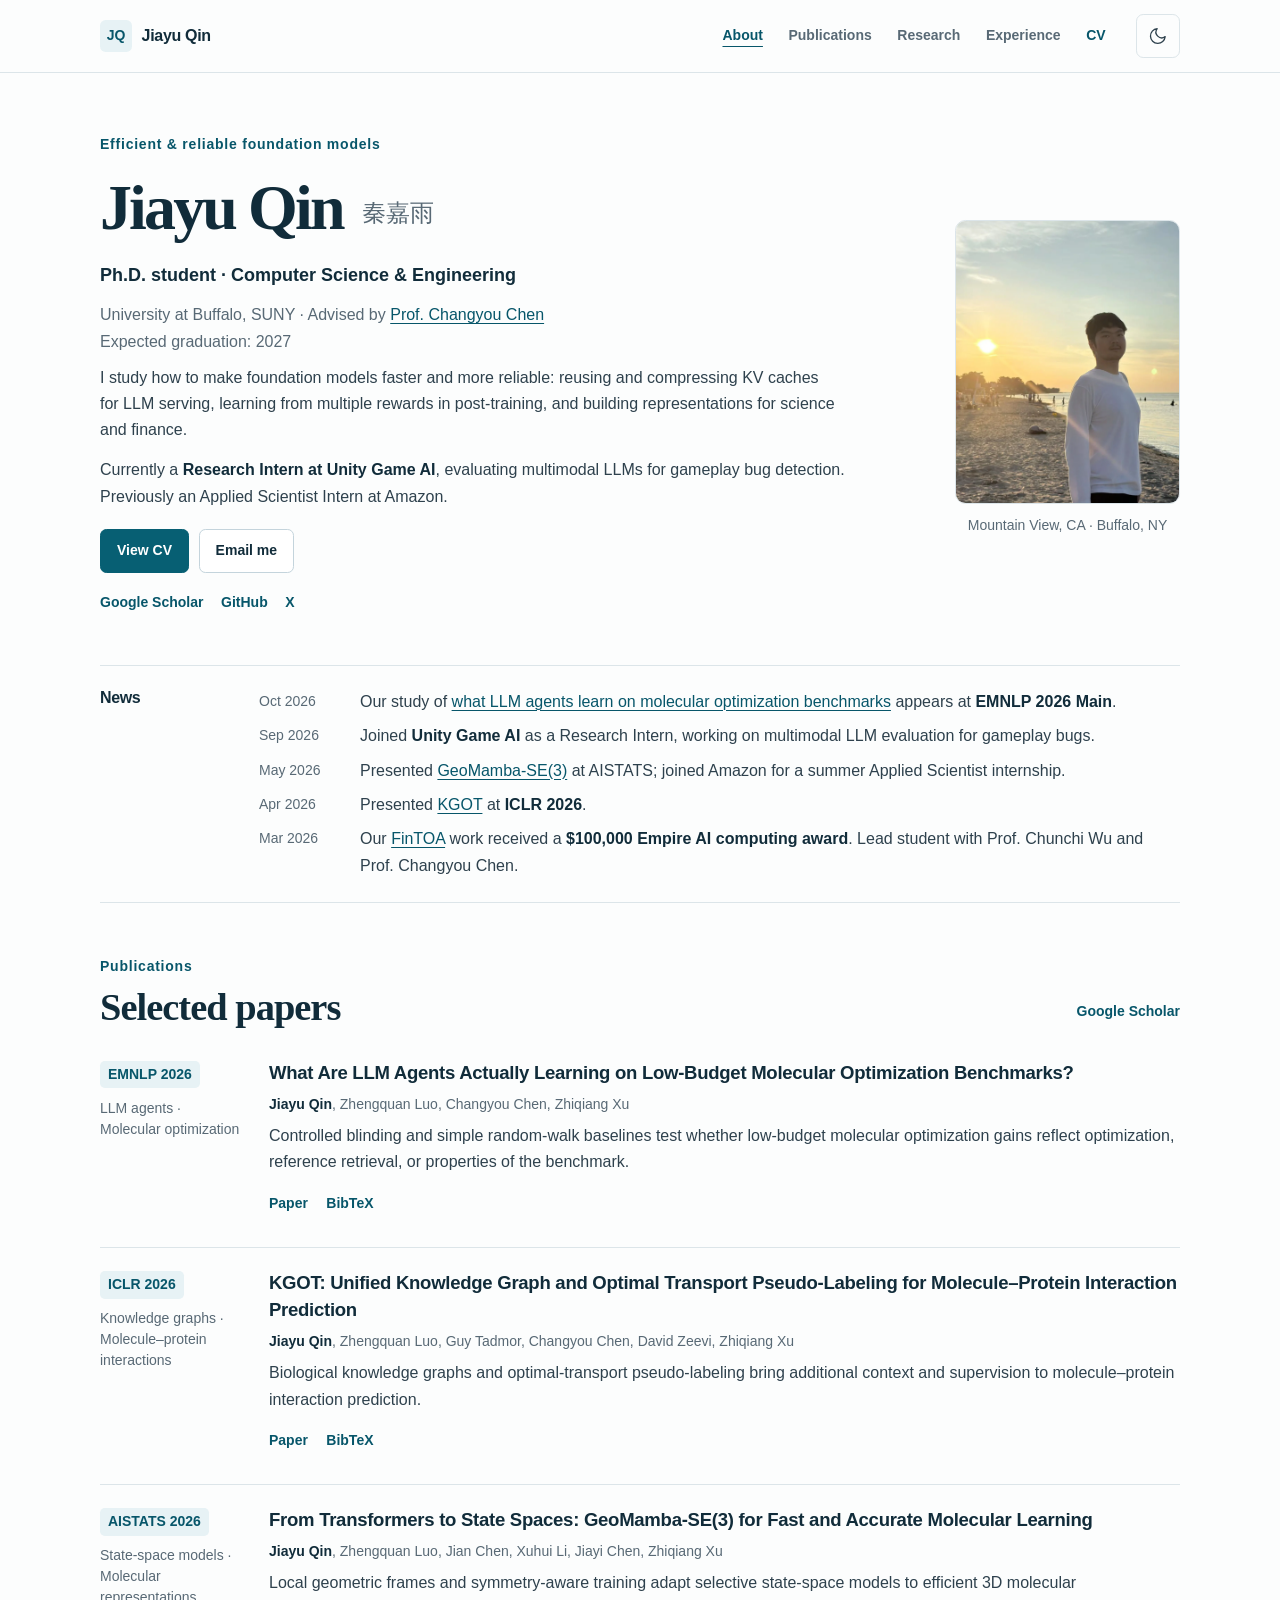
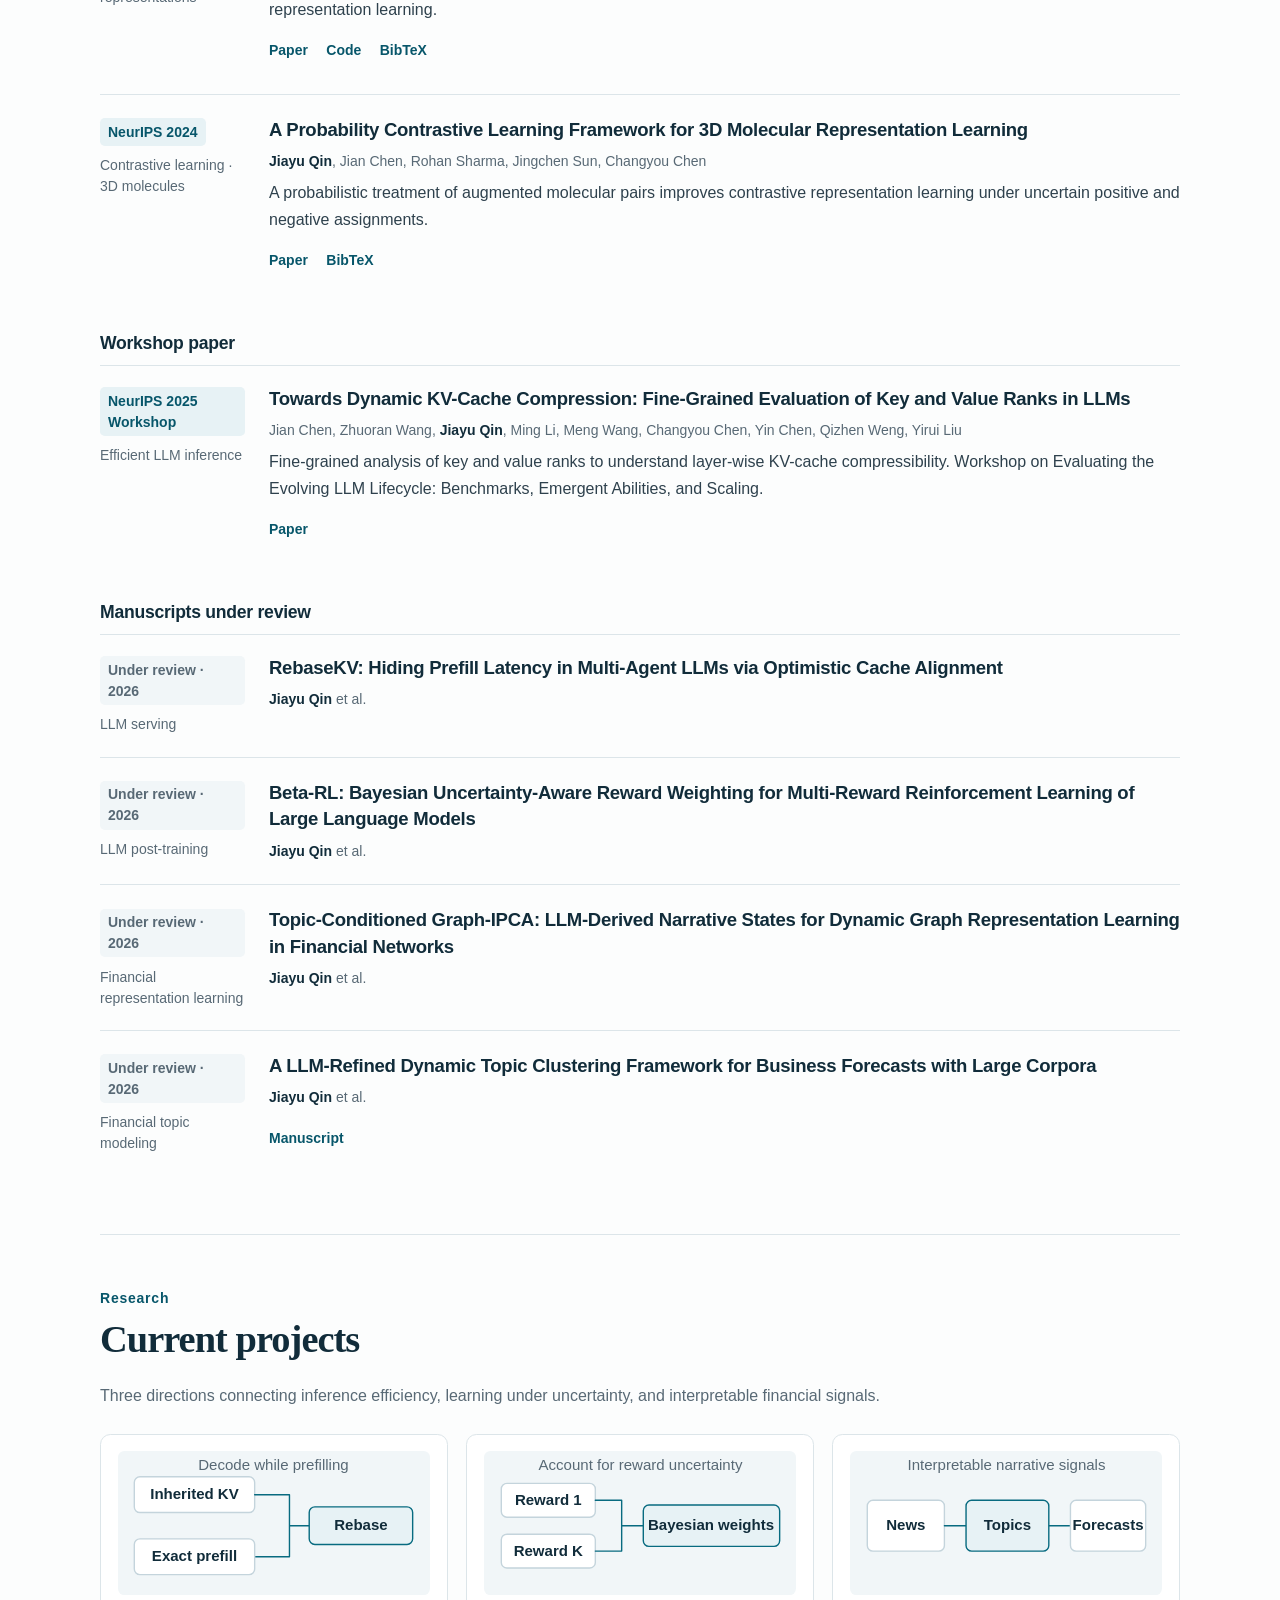
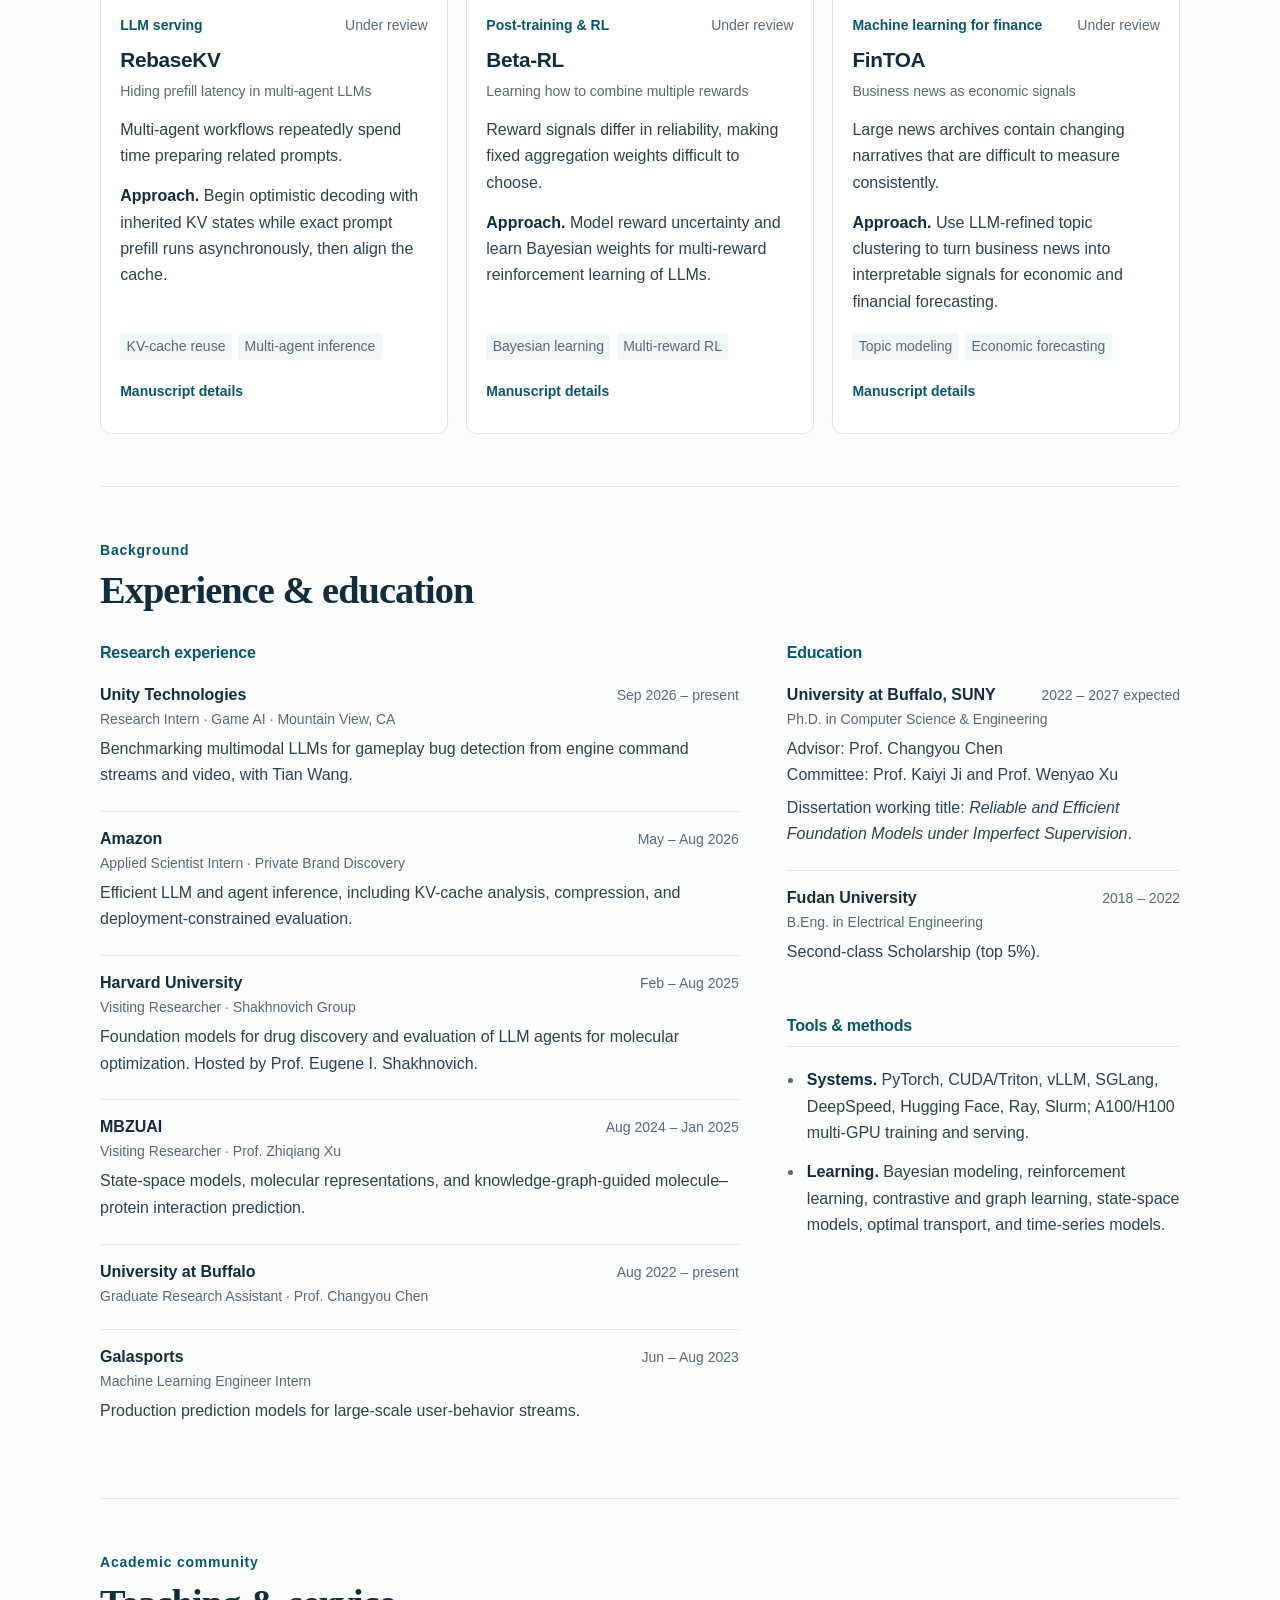
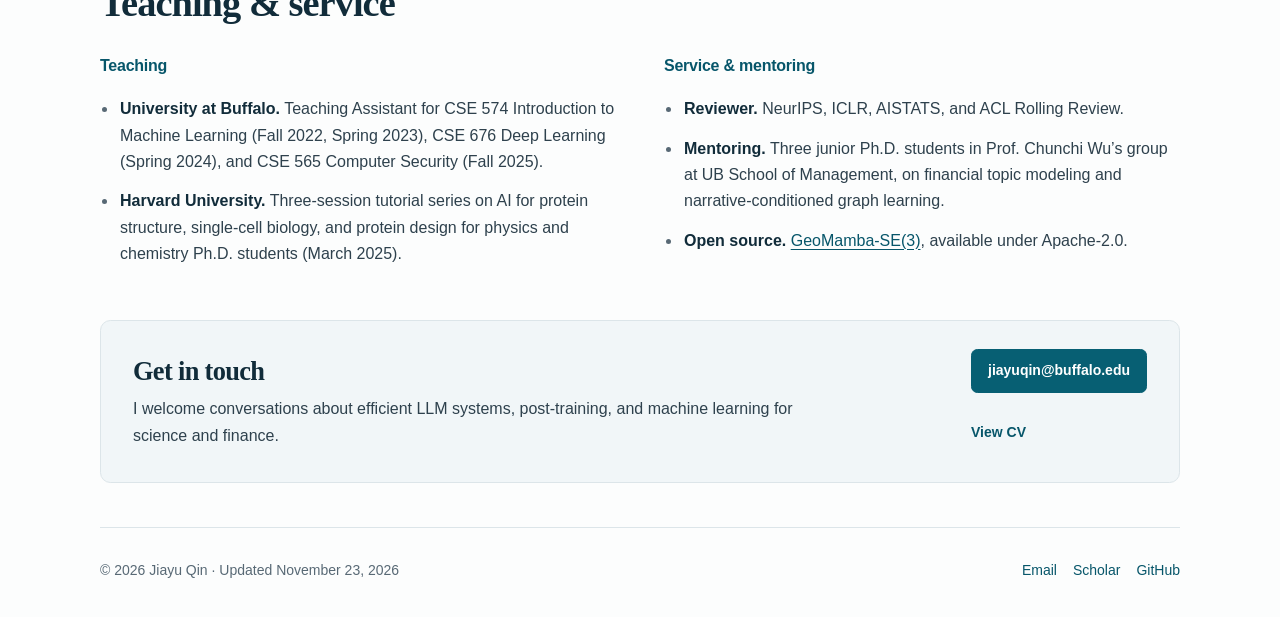
<file: index.html>
<!doctype html>
<html lang="en" data-theme="light">
<head>
  <meta charset="utf-8">
  <meta name="viewport" content="width=device-width, initial-scale=1">
  <meta name="color-scheme" content="light dark">
  <meta name="theme-color" content="#ffffff">
  <title>Jiayu Qin | Efficient &amp; Reliable Foundation Models</title>
  <meta name="description" content="Jiayu Qin, CSE Ph.D. student at the University at Buffalo and Research Intern at Unity. Research in LLM serving, reinforcement learning, and machine learning for science and finance.">
  <meta name="author" content="Jiayu Qin">
  <link rel="canonical" href="https://jiayujack.github.io/">
  <link rel="icon" href="favicon.svg" type="image/svg+xml">
  <link rel="manifest" href="site.webmanifest">
  <meta property="og:type" content="website">
  <meta property="og:title" content="Jiayu Qin | Efficient &amp; Reliable Foundation Models">
  <meta property="og:description" content="LLM inference and serving, reinforcement learning for post-training, and machine learning for science and finance.">
  <meta property="og:url" content="https://jiayujack.github.io/">
  <meta property="og:image" content="https://jiayujack.github.io/assets/img/jiayu-qin.webp">
  <meta property="og:image:alt" content="Jiayu Qin by the shoreline at sunset">
  <meta name="twitter:card" content="summary_large_image">
  <link rel="stylesheet" href="assets/css/styles.css?v=5f303fe907fa">
  <script>
    document.documentElement.classList.add('js');
    try {
      const saved = localStorage.getItem('theme');
      document.documentElement.dataset.theme = saved === 'dark' || saved === 'light'
        ? saved : (matchMedia('(prefers-color-scheme: dark)').matches ? 'dark' : 'light');
    } catch (_) {
      document.documentElement.dataset.theme = matchMedia('(prefers-color-scheme: dark)').matches ? 'dark' : 'light';
    }
  </script>
  <script type="application/ld+json">
  {
    "@context": "https://schema.org",
    "@type": "Person",
    "name": "Jiayu Qin",
    "alternateName": "秦嘉雨",
    "url": "https://jiayujack.github.io/",
    "image": "https://jiayujack.github.io/assets/img/jiayu-qin.webp",
    "email": "mailto:jiayuqin@buffalo.edu",
    "jobTitle": "Ph.D. Student in Computer Science and Engineering",
    "affiliation": [
      {"@type": "CollegeOrUniversity", "name": "University at Buffalo, SUNY"},
      {"@type": "Organization", "name": "Unity Technologies"}
    ],
    "sameAs": ["https://github.com/jiayujack", "https://scholar.google.com/citations?user=f8NJwHEAAAAJ", "https://x.com/Jiayuqin4"],
    "knowsAbout": ["LLM inference and serving", "KV-cache reuse and compression", "Reinforcement learning", "Molecular representation learning", "Machine learning for finance"]
  }
  </script>
  <script src="assets/js/main.js?v=6d606c6963d0" defer></script>
</head>
<body>
  <a class="skip-link" href="#main-content">Skip to content</a>
  <header class="site-header">
    <div class="container nav-wrap">
      <a class="brand" href="#about" aria-label="Jiayu Qin, home"><span class="brand-mark" aria-hidden="true">JQ</span><span class="brand-name">Jiayu Qin</span></a>
      <nav class="primary-nav" aria-label="Primary navigation">
        <button class="menu-toggle" type="button" aria-expanded="false" aria-controls="nav-list"><span class="sr-only">Toggle navigation</span><span></span><span></span></button>
        <ul class="nav-list" id="nav-list">
          <li><a href="#about">About</a></li><li><a href="#publications">Publications</a></li><li><a href="#research">Research</a></li><li><a href="#experience">Experience</a></li><li><a class="nav-cv" href="assets/docs/Jiayu_Qin_CV.pdf?v=991a83675dcb">CV</a></li>
        </ul>
      </nav>
      <button class="theme-toggle" type="button" aria-label="Switch color theme" title="Switch color theme">
        <svg class="sun-icon" viewBox="0 0 24 24" aria-hidden="true"><circle cx="12" cy="12" r="4"/><path d="M12 2v2M12 20v2M4.93 4.93l1.42 1.42M17.66 17.66l1.41 1.41M2 12h2M20 12h2M4.93 19.07l1.42-1.41M17.66 6.34l1.41-1.41"/></svg>
        <svg class="moon-icon" viewBox="0 0 24 24" aria-hidden="true"><path d="M21 12.79A9 9 0 1 1 11.21 3 7 7 0 0 0 21 12.79z"/></svg>
      </button>
    </div>
  </header>
  <main id="main-content">
    <section class="hero container" id="about">
      <div class="hero-copy">
        <p class="eyebrow">Efficient &amp; reliable foundation models</p>
        <h1>Jiayu Qin <span lang="zh-Hans">秦嘉雨</span></h1>
        <p class="hero-role">Ph.D. student · Computer Science &amp; Engineering</p>
        <p class="hero-detail">University at Buffalo, SUNY · Advised by <a href="https://cse.buffalo.edu/~changyou/" target="_blank" rel="noopener noreferrer">Prof. Changyou Chen</a><br>Expected graduation: 2027</p>
        <p class="hero-intro">I study how to make foundation models faster and more reliable: reusing and compressing KV caches for LLM serving, learning from multiple rewards in post-training, and building representations for science and finance.</p>
        <p class="current-role">Currently a <strong>Research Intern at Unity Game AI</strong>, evaluating multimodal LLMs for gameplay bug detection. Previously an Applied Scientist Intern at Amazon.</p>
        <div class="hero-actions"><a class="button button-primary" href="assets/docs/Jiayu_Qin_CV.pdf?v=991a83675dcb">View CV</a><a class="button button-secondary" href="mailto:jiayuqin@buffalo.edu">Email me</a></div>
        <div class="profile-links"><a href="https://scholar.google.com/citations?user=f8NJwHEAAAAJ" target="_blank" rel="noopener noreferrer">Google Scholar</a><a href="https://github.com/jiayujack" target="_blank" rel="noopener noreferrer">GitHub</a><a href="https://x.com/Jiayuqin4" target="_blank" rel="noopener noreferrer">X</a></div>
      </div>
      <figure class="hero-visual"><img src="assets/img/jiayu-qin.webp" alt="Jiayu Qin standing by the shoreline at sunset" width="750" height="1000" fetchpriority="high"><figcaption>Mountain View, CA · Buffalo, NY</figcaption></figure>
    </section>
    <section class="news-section container" aria-labelledby="news-heading">
      <h2 class="small-heading" id="news-heading">News</h2>
      <ol class="news-list">
        <li><time datetime="2026-10">Oct 2026</time><p>Our study of <a href="https://aclanthology.org/2026.emnlp-main.2447/" target="_blank" rel="noopener noreferrer">what LLM agents learn on molecular optimization benchmarks</a> appears at <strong>EMNLP 2026 Main</strong>.</p></li>
        <li><time datetime="2026-09">Sep 2026</time><p>Joined <strong>Unity Game AI</strong> as a Research Intern, working on multimodal LLM evaluation for gameplay bugs.</p></li>
        <li><time datetime="2026-05">May 2026</time><p>Presented <a href="#paper-geomamba">GeoMamba-SE(3)</a> at AISTATS; joined Amazon for a summer Applied Scientist internship.</p></li>
        <li><time datetime="2026-04">Apr 2026</time><p>Presented <a href="#paper-kgot">KGOT</a> at <strong>ICLR 2026</strong>.</p></li>
        <li><time datetime="2026-03">Mar 2026</time><p>Our <a href="#project-fintoa">FinTOA</a> work received a <strong>$100,000 Empire AI computing award</strong>. Lead student with Prof. Chunchi Wu and Prof. Changyou Chen.</p></li>
      </ol>
    </section>
    <section class="section container" id="publications">
      <div class="section-header"><div><p class="eyebrow">Publications</p><h2>Selected papers</h2></div><a class="section-link" href="https://scholar.google.com/citations?user=f8NJwHEAAAAJ" target="_blank" rel="noopener noreferrer">Google Scholar</a></div>
      <div class="publication-list">
<article class="publication" id="paper-molecular-agents">
 <div class="publication-meta"><span class="venue-badge">EMNLP 2026</span><span class="publication-type">LLM agents · Molecular optimization</span></div>
 <div class="publication-body"><h3><a href="https://aclanthology.org/2026.emnlp-main.2447/" target="_blank" rel="noopener noreferrer">What Are LLM Agents Actually Learning on Low-Budget Molecular Optimization Benchmarks?</a></h3><p class="authors"><strong>Jiayu Qin</strong>, Zhengquan Luo, Changyou Chen, Zhiqiang Xu</p><p class="publication-summary">Controlled blinding and simple random-walk baselines test whether low-budget molecular optimization gains reflect optimization, reference retrieval, or properties of the benchmark.</p><div class="paper-links"><a href="https://aclanthology.org/2026.emnlp-main.2447/" target="_blank" rel="noopener noreferrer">Paper</a><details class="citation"><summary>BibTeX</summary><div class="citation-content"><button class="copy-citation" type="button" aria-label="Copy BibTeX for What Are LLM Agents Actually Learning on Low-Budget Molecular Optimization Benchmarks?">Copy</button><pre><code>@inproceedings{qin-etal-2026-llm,
  title = {What Are {LLM} Agents Actually Learning on Low-Budget Molecular Optimization Benchmarks?},
  author = {Qin, Jiayu and Luo, Zhengquan and Chen, Changyou and Xu, Zhiqiang},
  booktitle = {Proceedings of the 2026 Conference on Empirical Methods in Natural Language Processing},
  year = {2026},
  pages = {55505--55516},
  doi = {10.18653/2026.emnlp-main.2447},
  url = {https://aclanthology.org/2026.emnlp-main.2447/}
}</code></pre></div></details></div></div>
 </article>
<article class="publication" id="paper-kgot">
 <div class="publication-meta"><span class="venue-badge">ICLR 2026</span><span class="publication-type">Knowledge graphs · Molecule–protein interactions</span></div>
 <div class="publication-body"><h3><a href="https://proceedings.iclr.cc/paper_files/paper/2026/hash/93921f7836871cb7367e76cf4224ef53-Abstract-Conference.html" target="_blank" rel="noopener noreferrer">KGOT: Unified Knowledge Graph and Optimal Transport Pseudo-Labeling for Molecule–Protein Interaction Prediction</a></h3><p class="authors"><strong>Jiayu Qin</strong>, Zhengquan Luo, Guy Tadmor, Changyou Chen, David Zeevi, Zhiqiang Xu</p><p class="publication-summary">Biological knowledge graphs and optimal-transport pseudo-labeling bring additional context and supervision to molecule–protein interaction prediction.</p><div class="paper-links"><a href="https://proceedings.iclr.cc/paper_files/paper/2026/hash/93921f7836871cb7367e76cf4224ef53-Abstract-Conference.html" target="_blank" rel="noopener noreferrer">Paper</a><details class="citation"><summary>BibTeX</summary><div class="citation-content"><button class="copy-citation" type="button" aria-label="Copy BibTeX for KGOT: Unified Knowledge Graph and Optimal Transport Pseudo-Labeling for Molecule–Protein Interaction Prediction">Copy</button><pre><code>@inproceedings{qin2026kgot,
  title = {{KGOT}: Unified Knowledge Graph and Optimal Transport Pseudo-Labeling for Molecule-Protein Interaction Prediction},
  author = {Qin, Jiayu and Luo, Zhengquan and Tadmor, Guy and Chen, Changyou and Zeevi, David and Xu, Zhiqiang},
  booktitle = {International Conference on Learning Representations},
  year = {2026},
  url = {https://proceedings.iclr.cc/paper_files/paper/2026/hash/93921f7836871cb7367e76cf4224ef53-Abstract-Conference.html}
}</code></pre></div></details></div></div>
 </article>
<article class="publication" id="paper-geomamba">
 <div class="publication-meta"><span class="venue-badge">AISTATS 2026</span><span class="publication-type">State-space models · Molecular representations</span></div>
 <div class="publication-body"><h3><a href="https://proceedings.mlr.press/v300/qin26b.html" target="_blank" rel="noopener noreferrer">From Transformers to State Spaces: GeoMamba-SE(3) for Fast and Accurate Molecular Learning</a></h3><p class="authors"><strong>Jiayu Qin</strong>, Zhengquan Luo, Jian Chen, Xuhui Li, Jiayi Chen, Zhiqiang Xu</p><p class="publication-summary">Local geometric frames and symmetry-aware training adapt selective state-space models to efficient 3D molecular representation learning.</p><div class="paper-links"><a href="https://proceedings.mlr.press/v300/qin26b.html" target="_blank" rel="noopener noreferrer">Paper</a><a href="https://github.com/jiayujack/GeoMamba-SE3" target="_blank" rel="noopener noreferrer">Code</a><details class="citation"><summary>BibTeX</summary><div class="citation-content"><button class="copy-citation" type="button" aria-label="Copy BibTeX for From Transformers to State Spaces: GeoMamba-SE(3) for Fast and Accurate Molecular Learning">Copy</button><pre><code>@inproceedings{pmlr-v300-qin26b,
  title = {From Transformers to State Spaces: {GeoMamba-SE(3)} for Fast and Accurate Molecular Learning},
  author = {Qin, Jiayu and Luo, Zhengquan and Chen, Jian and Li, Xuhui and Chen, Jiayi and Xu, Zhiqiang},
  booktitle = {Proceedings of The 29th International Conference on Artificial Intelligence and Statistics},
  volume = {300},
  series = {Proceedings of Machine Learning Research},
  pages = {2476--2484},
  publisher = {PMLR},
  year = {2026},
  url = {https://proceedings.mlr.press/v300/qin26b.html}
}</code></pre></div></details></div></div>
 </article>
<article class="publication" id="paper-probcl">
 <div class="publication-meta"><span class="venue-badge">NeurIPS 2024</span><span class="publication-type">Contrastive learning · 3D molecules</span></div>
 <div class="publication-body"><h3><a href="https://proceedings.neurips.cc/paper_files/paper/2024/hash/6adaf0cbeba11705d4ea67a62044f63d-Abstract-Conference.html" target="_blank" rel="noopener noreferrer">A Probability Contrastive Learning Framework for 3D Molecular Representation Learning</a></h3><p class="authors"><strong>Jiayu Qin</strong>, Jian Chen, Rohan Sharma, Jingchen Sun, Changyou Chen</p><p class="publication-summary">A probabilistic treatment of augmented molecular pairs improves contrastive representation learning under uncertain positive and negative assignments.</p><div class="paper-links"><a href="https://proceedings.neurips.cc/paper_files/paper/2024/hash/6adaf0cbeba11705d4ea67a62044f63d-Abstract-Conference.html" target="_blank" rel="noopener noreferrer">Paper</a><details class="citation"><summary>BibTeX</summary><div class="citation-content"><button class="copy-citation" type="button" aria-label="Copy BibTeX for A Probability Contrastive Learning Framework for 3D Molecular Representation Learning">Copy</button><pre><code>@inproceedings{qin2024probability,
  title = {A Probability Contrastive Learning Framework for {3D} Molecular Representation Learning},
  author = {Qin, Jiayu and Chen, Jian and Sharma, Rohan and Sun, Jingchen and Chen, Changyou},
  booktitle = {Advances in Neural Information Processing Systems},
  year = {2024},
  volume = {37},
  pages = {58058--58076},
  doi = {10.52202/079017-1851},
  url = {https://proceedings.neurips.cc/paper_files/paper/2024/hash/6adaf0cbeba11705d4ea67a62044f63d-Abstract-Conference.html}
}</code></pre></div></details></div></div>
 </article>
      </div>
      <h3 class="subsection-heading">Workshop paper</h3>
      <div class="publication-list">
        <article class="publication" id="paper-kv-compression">
          <div class="publication-meta"><span class="venue-badge">NeurIPS 2025 Workshop</span><span class="publication-type">Efficient LLM inference</span></div>
          <div class="publication-body"><h3><a href="https://openreview.net/forum?id=0noVRtnzJt" target="_blank" rel="noopener noreferrer">Towards Dynamic KV-Cache Compression: Fine-Grained Evaluation of Key and Value Ranks in LLMs</a></h3><p class="authors">Jian Chen, Zhuoran Wang, <strong>Jiayu Qin</strong>, Ming Li, Meng Wang, Changyou Chen, Yin Chen, Qizhen Weng, Yirui Liu</p><p class="publication-summary">Fine-grained analysis of key and value ranks to understand layer-wise KV-cache compressibility. Workshop on Evaluating the Evolving LLM Lifecycle: Benchmarks, Emergent Abilities, and Scaling.</p><div class="paper-links"><a href="https://openreview.net/forum?id=0noVRtnzJt" target="_blank" rel="noopener noreferrer">Paper</a></div></div>
        </article>
      </div>
      <h3 class="subsection-heading">Manuscripts under review</h3>
      <div class="manuscript-list">
<article class="publication manuscript" id="manuscript-rebasekv"><div class="publication-meta"><span class="venue-badge">Under review · 2026</span><span class="publication-type">LLM serving</span></div><div class="publication-body"><h3>RebaseKV: Hiding Prefill Latency in Multi-Agent LLMs via Optimistic Cache Alignment</h3><p class="authors"><strong>Jiayu Qin</strong> et al.</p></div></article>
<article class="publication manuscript" id="manuscript-beta-rl"><div class="publication-meta"><span class="venue-badge">Under review · 2026</span><span class="publication-type">LLM post-training</span></div><div class="publication-body"><h3>Beta-RL: Bayesian Uncertainty-Aware Reward Weighting for Multi-Reward Reinforcement Learning of Large Language Models</h3><p class="authors"><strong>Jiayu Qin</strong> et al.</p></div></article>
<article class="publication manuscript" id="manuscript-graph-ipca"><div class="publication-meta"><span class="venue-badge">Under review · 2026</span><span class="publication-type">Financial representation learning</span></div><div class="publication-body"><h3>Topic-Conditioned Graph-IPCA: LLM-Derived Narrative States for Dynamic Graph Representation Learning in Financial Networks</h3><p class="authors"><strong>Jiayu Qin</strong> et al.</p></div></article>
<article class="publication manuscript" id="manuscript-fintoa"><div class="publication-meta"><span class="venue-badge">Under review · 2026</span><span class="publication-type">Financial topic modeling</span></div><div class="publication-body"><h3>A LLM-Refined Dynamic Topic Clustering Framework for Business Forecasts with Large Corpora</h3><p class="authors"><strong>Jiayu Qin</strong> et al.</p><div class="paper-links"><a href="https://openreview.net/forum?id=k6x4mFwXfz" target="_blank" rel="noopener noreferrer">Manuscript</a></div></div></article>

      </div>
    </section>
    <section class="section container" id="research">
      <div class="section-header"><div><p class="eyebrow">Research</p><h2>Current projects</h2></div></div>
      <p class="section-intro">Three directions connecting inference efficiency, learning under uncertainty, and interpretable financial signals.</p>
      <div class="research-grid">
        <article class="research-card" id="project-rebasekv">
          <div class="project-diagram"><svg viewBox="0 0 320 140" role="img" aria-labelledby="kv-diagram-title"><title id="kv-diagram-title">RebaseKV schematic: optimistic decoding overlaps exact prompt prefill, then rebases</title><rect class="diagram-node" x="12" y="20" width="128" height="38" rx="6"/><text class="diagram-label" x="76" y="44" text-anchor="middle">Inherited KV</text><path class="diagram-line" d="M140 39H177M140 105H177M177 39V105M177 72H198"/><rect class="diagram-node" x="12" y="86" width="128" height="38" rx="6"/><text class="diagram-label" x="76" y="110" text-anchor="middle">Exact prefill</text><rect class="diagram-accent" x="198" y="52" width="110" height="40" rx="6"/><text class="diagram-label" x="253" y="77" text-anchor="middle">Rebase</text><text class="diagram-note" x="160" y="13" text-anchor="middle">Decode while prefilling</text></svg></div>
          <div class="card-meta"><span>LLM serving</span><span>Under review</span></div><h3>RebaseKV</h3><p class="project-title">Hiding prefill latency in multi-agent LLMs</p><p>Multi-agent workflows repeatedly spend time preparing related prompts.</p><p><strong>Approach.</strong> Begin optimistic decoding with inherited KV states while exact prompt prefill runs asynchronously, then align the cache.</p><div class="tag-row"><span>KV-cache reuse</span><span>Multi-agent inference</span></div><a class="text-link" href="#manuscript-rebasekv">Manuscript details</a>
        </article>
        <article class="research-card" id="project-beta-rl">
          <div class="project-diagram"><svg viewBox="0 0 320 140" role="img" aria-labelledby="beta-diagram-title"><title id="beta-diagram-title">Beta-RL schematic: multiple reward signals are combined through uncertainty-aware weights</title><rect class="diagram-node" x="12" y="27" width="100" height="36" rx="6"/><text class="diagram-label" x="62" y="50" text-anchor="middle">Reward 1</text><rect class="diagram-node" x="12" y="81" width="100" height="36" rx="6"/><text class="diagram-label" x="62" y="104" text-anchor="middle">Reward K</text><path class="diagram-line" d="M112 45H140V72H163M112 99H140V72"/><rect class="diagram-accent" x="163" y="50" width="145" height="44" rx="6"/><text class="diagram-label" x="235" y="77" text-anchor="middle">Bayesian weights</text><text class="diagram-note" x="160" y="13" text-anchor="middle">Account for reward uncertainty</text></svg></div>
          <div class="card-meta"><span>Post-training &amp; RL</span><span>Under review</span></div><h3>Beta-RL</h3><p class="project-title">Learning how to combine multiple rewards</p><p>Reward signals differ in reliability, making fixed aggregation weights difficult to choose.</p><p><strong>Approach.</strong> Model reward uncertainty and learn Bayesian weights for multi-reward reinforcement learning of LLMs.</p><div class="tag-row"><span>Bayesian learning</span><span>Multi-reward RL</span></div><a class="text-link" href="#manuscript-beta-rl">Manuscript details</a>
        </article>
        <article class="research-card" id="project-fintoa">
          <div class="project-diagram"><svg viewBox="0 0 320 140" role="img" aria-labelledby="fintoa-diagram-title"><title id="fintoa-diagram-title">FinTOA schematic: business news becomes topic signals for economic forecasting</title><rect class="diagram-node" x="12" y="45" width="82" height="54" rx="6"/><text class="diagram-label" x="53" y="77" text-anchor="middle">News</text><path class="diagram-line" d="M94 72H117M205 72H228"/><rect class="diagram-accent" x="117" y="45" width="88" height="54" rx="6"/><text class="diagram-label" x="161" y="77" text-anchor="middle">Topics</text><rect class="diagram-node" x="228" y="45" width="80" height="54" rx="6"/><text class="diagram-label" x="268" y="77" text-anchor="middle">Forecasts</text><text class="diagram-note" x="160" y="13" text-anchor="middle">Interpretable narrative signals</text></svg></div>
          <div class="card-meta"><span>Machine learning for finance</span><span>Under review</span></div><h3>FinTOA</h3><p class="project-title">Business news as economic signals</p><p>Large news archives contain changing narratives that are difficult to measure consistently.</p><p><strong>Approach.</strong> Use LLM-refined topic clustering to turn business news into interpretable signals for economic and financial forecasting.</p><div class="tag-row"><span>Topic modeling</span><span>Economic forecasting</span></div><a class="text-link" href="#manuscript-fintoa">Manuscript details</a>
        </article>
      </div>
    </section>

    <section class="section container" id="experience">
      <div class="section-header"><div><p class="eyebrow">Background</p><h2>Experience &amp; education</h2></div></div>
      <div class="background-grid">
        <div class="timeline-panel"><h3>Research experience</h3><ol class="timeline">
          <li class="timeline-item"><div class="timeline-top"><h4>Unity Technologies</h4><time>Sep 2026 – present</time></div><p class="position">Research Intern · Game AI · Mountain View, CA</p><p>Benchmarking multimodal LLMs for gameplay bug detection from engine command streams and video, with Tian Wang.</p></li>
          <li class="timeline-item"><div class="timeline-top"><h4>Amazon</h4><time>May – Aug 2026</time></div><p class="position">Applied Scientist Intern · Private Brand Discovery</p><p>Efficient LLM and agent inference, including KV-cache analysis, compression, and deployment-constrained evaluation.</p></li>
          <li class="timeline-item"><div class="timeline-top"><h4>Harvard University</h4><time>Feb – Aug 2025</time></div><p class="position">Visiting Researcher · Shakhnovich Group</p><p>Foundation models for drug discovery and evaluation of LLM agents for molecular optimization. Hosted by Prof. Eugene I. Shakhnovich.</p></li>
          <li class="timeline-item"><div class="timeline-top"><h4>MBZUAI</h4><time>Aug 2024 – Jan 2025</time></div><p class="position">Visiting Researcher · Prof. Zhiqiang Xu</p><p>State-space models, molecular representations, and knowledge-graph-guided molecule–protein interaction prediction.</p></li>
          <li class="timeline-item"><div class="timeline-top"><h4>University at Buffalo</h4><time>Aug 2022 – present</time></div><p class="position">Graduate Research Assistant · Prof. Changyou Chen</p></li>
          <li class="timeline-item"><div class="timeline-top"><h4>Galasports</h4><time>Jun – Aug 2023</time></div><p class="position">Machine Learning Engineer Intern</p><p>Production prediction models for large-scale user-behavior streams.</p></li>
        </ol></div>
        <div class="timeline-panel"><h3>Education</h3><ol class="timeline">
          <li class="timeline-item"><div class="timeline-top"><h4>University at Buffalo, SUNY</h4><time>2022 – 2027 expected</time></div><p class="position">Ph.D. in Computer Science &amp; Engineering</p><p>Advisor: Prof. Changyou Chen<br>Committee: Prof. Kaiyi Ji and Prof. Wenyao Xu</p><p>Dissertation working title: <em>Reliable and Efficient Foundation Models under Imperfect Supervision</em>.</p></li>
          <li class="timeline-item"><div class="timeline-top"><h4>Fudan University</h4><time>2018 – 2022</time></div><p class="position">B.Eng. in Electrical Engineering</p><p>Second-class Scholarship (top 5%).</p></li>
        </ol><h3 class="subsection-heading">Tools &amp; methods</h3><ul class="compact-list"><li><strong>Systems.</strong> PyTorch, CUDA/Triton, vLLM, SGLang, DeepSpeed, Hugging Face, Ray, Slurm; A100/H100 multi-GPU training and serving.</li><li><strong>Learning.</strong> Bayesian modeling, reinforcement learning, contrastive and graph learning, state-space models, optimal transport, and time-series models.</li></ul></div>
      </div>
    </section>
    <section class="section container" id="community">
      <div class="section-header"><div><p class="eyebrow">Academic community</p><h2>Teaching &amp; service</h2></div></div>
      <div class="community-grid">
        <div class="community-panel"><h3>Teaching</h3><ul class="compact-list"><li><strong>University at Buffalo.</strong> Teaching Assistant for CSE 574 Introduction to Machine Learning (Fall 2022, Spring 2023), CSE 676 Deep Learning (Spring 2024), and CSE 565 Computer Security (Fall 2025).</li><li><strong>Harvard University.</strong> Three-session tutorial series on AI for protein structure, single-cell biology, and protein design for physics and chemistry Ph.D. students (March 2025).</li></ul></div>
        <div class="community-panel"><h3>Service &amp; mentoring</h3><ul class="compact-list"><li><strong>Reviewer.</strong> NeurIPS, ICLR, AISTATS, and ACL Rolling Review.</li><li><strong>Mentoring.</strong> Three junior Ph.D. students in Prof. Chunchi Wu’s group at UB School of Management, on financial topic modeling and narrative-conditioned graph learning.</li><li><strong>Open source.</strong> <a href="https://github.com/jiayujack/GeoMamba-SE3" target="_blank" rel="noopener noreferrer">GeoMamba-SE(3)</a>, available under Apache-2.0.</li></ul></div>
      </div>
    </section>
    <section class="contact-section container" id="contact"><div class="contact-card"><div><h2>Get in touch</h2><p>I welcome conversations about efficient LLM systems, post-training, and machine learning for science and finance.</p></div><div class="contact-actions"><a class="button button-primary" href="mailto:jiayuqin@buffalo.edu">jiayuqin@buffalo.edu</a><a class="text-link" href="assets/docs/Jiayu_Qin_CV.pdf?v=991a83675dcb">View CV</a></div></div></section>
  </main>
  <footer class="site-footer container"><div class="footer-grid"><p>© <span id="year">2026</span> Jiayu Qin · Updated <time datetime="2026-11-23">November 23, 2026</time></p><div class="footer-links"><a href="mailto:jiayuqin@buffalo.edu">Email</a><a href="https://scholar.google.com/citations?user=f8NJwHEAAAAJ" target="_blank" rel="noopener noreferrer">Scholar</a><a href="https://github.com/jiayujack" target="_blank" rel="noopener noreferrer">GitHub</a></div></div></footer>
  <p id="copy-status" class="sr-only" role="status" aria-live="polite"></p>
</body>
</html>
</file>
<file: assets/css/styles.css>
:root {
  color-scheme: light;
  --bg: #fcfdfd;
  --surface: #fff;
  --bg-soft: #f1f6f8;
  --ink: #2e414d;
  --ink-strong: #112c3a;
  --muted: #586975;
  --accent: #086b80;
  --accent-strong: #07566a;
  --accent-soft: #e7f2f5;
  --line: #dce5e9;
  --line-strong: #c4d4dc;
  --container: 1080px;
  --font-sans: Inter, -apple-system, BlinkMacSystemFont, "Segoe UI", sans-serif;
  --font-display: "Iowan Old Style", "Palatino Linotype", Palatino, Georgia, serif;
}

html[data-theme="dark"] {
  color-scheme: dark;
  --bg: #101a23;
  --surface: #15232e;
  --bg-soft: #192b37;
  --ink: #d2dde5;
  --ink-strong: #f2f7fa;
  --muted: #a6b8c5;
  --accent: #7ed4e6;
  --accent-strong: #9cdeeb;
  --accent-soft: #193b48;
  --line: #2a3c49;
  --line-strong: #405868;
}

* { box-sizing: border-box; }
html { scroll-behavior: smooth; scroll-padding-top: 6rem; }
body {
  margin: 0;
  background: var(--bg);
  color: var(--ink);
  font: 1rem/1.65 var(--font-sans);
  -webkit-font-smoothing: antialiased;
  text-rendering: optimizeLegibility;
}
::selection { color: var(--ink-strong); background: var(--accent-soft); }
img, svg { display: block; max-width: 100%; }
button, input { font: inherit; }
button, a { -webkit-tap-highlight-color: transparent; }
a { color: var(--accent-strong); text-decoration-thickness: 1px; text-underline-offset: 0.2em; }
a:hover { text-decoration: underline; }
button { cursor: pointer; }
button:focus-visible, a:focus-visible, summary:focus-visible {
  outline: 3px solid var(--accent);
  outline-offset: 4px;
  border-radius: 3px;
}
p, h1, h2, h3, h4 { margin-top: 0; }
p { margin-bottom: 1rem; }
p:last-child { margin-bottom: 0; }
h1, h2, h3, h4 { color: var(--ink-strong); line-height: 1.3; }
h1, h2 { font-family: var(--font-display); font-weight: 600; }
h1 { margin-bottom: 0.85rem; font-size: clamp(2.75rem, 5.3vw, 4rem); letter-spacing: -0.045em; }
h1 span {
  display: inline-block;
  margin-left: 0.4rem;
  color: var(--muted);
  font-family: var(--font-sans);
  font-size: 0.38em;
  font-weight: 500;
  letter-spacing: 0;
  vertical-align: 0.32em;
}
h2 { margin-bottom: 0; font-size: clamp(1.9rem, 3vw, 2.4rem); letter-spacing: -0.025em; }
h3 { margin-bottom: 0.5rem; font-size: 1.16rem; font-weight: 650; letter-spacing: -0.015em; }
h4 { margin-bottom: 0.15rem; font-size: 1rem; font-weight: 650; }
strong { color: var(--ink-strong); font-weight: 650; }
.container { width: min(calc(100% - 3rem), var(--container)); margin-inline: auto; }
.sr-only {
  position: absolute;
  width: 1px;
  height: 1px;
  padding: 0;
  margin: -1px;
  overflow: hidden;
  clip: rect(0, 0, 0, 0);
  white-space: nowrap;
  border: 0;
}
.skip-link {
  position: fixed;
  z-index: 1000;
  top: 0.75rem;
  left: 0.75rem;
  padding: 0.65rem 1rem;
  color: var(--ink-strong);
  background: var(--surface);
  border: 2px solid var(--accent);
  transform: translateY(-150%);
}
.skip-link:focus { transform: translateY(0); }

/* Navigation */
.site-header {
  position: sticky;
  z-index: 100;
  top: 0;
  background: var(--bg);
  border-bottom: 1px solid var(--line);
}
.nav-wrap { display: flex; min-height: 4.5rem; align-items: center; gap: 1.2rem; }
.brand { display: flex; gap: 0.6rem; align-items: center; min-height: 44px; color: var(--ink-strong); text-decoration: none; }
.brand:hover { text-decoration: none; }
.brand-mark { display: grid; width: 2rem; height: 2rem; place-items: center; border-radius: 0.35rem; color: var(--accent-strong); background: var(--accent-soft); font-size: 0.875rem; font-weight: 750; }
.brand-name { font-size: 1rem; font-weight: 650; letter-spacing: -0.02em; }
.primary-nav { margin-left: auto; }
.nav-list { display: flex; align-items: center; gap: 0.2rem; padding: 0; margin: 0; list-style: none; }
.nav-list a { display: flex; min-height: 44px; padding: 0.55rem 0.7rem; align-items: center; color: var(--muted); font-size: 0.875rem; font-weight: 550; text-decoration: none; }
.nav-list a:hover, .nav-list a.active { color: var(--accent-strong); }
.nav-list a.active { text-decoration: underline; text-underline-offset: 0.4em; }
.nav-list .nav-cv { color: var(--accent-strong); }
.menu-toggle { display: none; }
.theme-toggle { display: grid; flex: 0 0 auto; width: 44px; height: 44px; padding: 0.7rem; place-items: center; border: 1px solid var(--line); border-radius: 0.45rem; color: var(--ink); background: transparent; }
.theme-toggle:hover { background: var(--bg-soft); }
.theme-toggle svg { width: 20px; height: 20px; fill: none; stroke: currentColor; stroke-width: 1.6; stroke-linecap: round; stroke-linejoin: round; }
.sun-icon { display: none; }
html[data-theme="dark"] .sun-icon { display: block; }
html[data-theme="dark"] .moon-icon { display: none; }

/* Introduction */
.hero { display: grid; grid-template-columns: minmax(0, 1fr) 225px; gap: 4rem; padding-top: 3.75rem; padding-bottom: 2.5rem; align-items: center; }
.eyebrow { margin-bottom: 0.6rem; color: var(--accent-strong); font-size: 0.875rem; font-weight: 650; letter-spacing: 0.055em; }
.hero-role { margin-bottom: 0.8rem; color: var(--ink-strong); font-size: 1.125rem; font-weight: 550; line-height: 1.5; }
.hero-intro { max-width: 46rem; margin-bottom: 0.85rem; }
.hero-detail { margin-bottom: 0.6rem; color: var(--muted); }
.current-role { margin-bottom: 1.15rem; color: var(--ink); }
.hero-actions { display: flex; flex-wrap: wrap; gap: 0.6rem; margin-top: 1.15rem; }
.button { display: inline-flex; gap: 0.5rem; min-height: 44px; padding: 0.55rem 1rem; align-items: center; justify-content: center; border: 1px solid transparent; border-radius: 0.4rem; font-size: 0.875rem; font-weight: 650; text-decoration: none; transition: background-color 160ms ease, border-color 160ms ease; }
.button:hover { text-decoration: none; }
.button svg { width: 1.1rem; height: 1.1rem; fill: none; stroke: currentColor; stroke-width: 1.6; }
.button-primary { color: #fff; background: #075f73; border-color: #075f73; }
.button-primary:hover { background: #064b5b; border-color: #064b5b; }
html[data-theme="dark"] .button-primary { color: #102631; background: var(--accent); border-color: var(--accent); }
html[data-theme="dark"] .button-primary:hover { background: var(--accent-strong); border-color: var(--accent-strong); }
.button-secondary { color: var(--ink-strong); background: var(--surface); border-color: var(--line-strong); }
.button-secondary:hover { background: var(--bg-soft); border-color: var(--accent); }
.profile-links { display: flex; flex-wrap: wrap; gap: 0.25rem 1.1rem; margin-top: 0.5rem; }
.profile-links a { display: inline-flex; min-height: 44px; align-items: center; font-size: 0.875rem; font-weight: 550; text-decoration: none; }
.profile-links a:hover { text-decoration: underline; }
.hero-visual { margin: 0; align-self: center; }
.hero-visual img { width: 225px; height: 284px; object-fit: cover; object-position: center 45%; border-radius: 0.65rem; border: 1px solid var(--line); }
.hero-visual figcaption { margin-top: 0.6rem; color: var(--muted); font-size: 0.875rem; text-align: center; }

/* News */
.news-section { display: grid; grid-template-columns: 135px minmax(0, 1fr); gap: 1.5rem; padding-top: 1.2rem; padding-bottom: 1.2rem; border-block: 1px solid var(--line); }
.small-heading { padding-top: 0.2rem; font-family: var(--font-sans); font-size: 1rem; font-weight: 650; }
.news-list { padding: 0; margin: 0; list-style: none; }
.news-list li { display: grid; grid-template-columns: 85px minmax(0, 1fr); gap: 1rem; padding: 0.25rem 0; }
.news-list time { padding-top: 0.06rem; color: var(--muted); font-size: 0.875rem; font-variant-numeric: tabular-nums; }
.news-list p { margin: 0; }

/* Publications */
.section { padding-block: 3.25rem; }
.section + .section { border-top: 1px solid var(--line); }
.section-header { display: flex; gap: 1.5rem; margin-bottom: 1.65rem; align-items: end; justify-content: space-between; }
.section-header .eyebrow { margin-bottom: 0.3rem; }
.section-link { display: inline-flex; min-height: 44px; flex-shrink: 0; align-items: center; font-size: 0.875rem; font-weight: 550; text-decoration: none; }
.section-link:hover { text-decoration: underline; }
.section-intro { max-width: 52rem; margin-top: -0.5rem; margin-bottom: 1.5rem; color: var(--muted); }
.publication { display: grid; grid-template-columns: 145px minmax(0, 1fr); gap: 1.5rem; padding: 1.35rem 0; }
.publication + .publication { border-top: 1px solid var(--line); }
.publication:first-child { padding-top: 0; }
.publication-meta { display: flex; flex-direction: column; gap: 0.6rem; align-items: flex-start; padding-top: 0.1rem; }
.venue-badge { display: inline-block; padding: 0.2rem 0.5rem; border-radius: 0.3rem; color: var(--accent-strong); background: var(--accent-soft); font-size: 0.875rem; font-weight: 650; line-height: 1.5; }
.publication-type { max-width: 145px; color: var(--muted); font-size: 0.875rem; line-height: 1.5; }
.publication-body { min-width: 0; }
.publication-body h3 { margin-bottom: 0.4rem; line-height: 1.45; }
.publication-body h3 a { color: var(--ink-strong); text-decoration: none; }
.publication-body h3 a:hover { color: var(--accent-strong); text-decoration: underline; }
.authors { margin-bottom: 0.45rem; color: var(--muted); font-size: 0.875rem; line-height: 1.65; }
.publication-summary { margin-bottom: 0.35rem; }
.paper-links { display: flex; flex-wrap: wrap; gap: 0 1.15rem; align-items: flex-start; }
.paper-links > a { display: inline-flex; min-height: 44px; align-items: center; font-size: 0.875rem; font-weight: 600; text-decoration: none; }
.paper-links > a:hover { text-decoration: underline; }
.subsection-heading { margin-top: 1.75rem; margin-bottom: 1.25rem; padding-bottom: 0.6rem; border-bottom: 1px solid var(--line); font-size: 1.1rem; }
.manuscript .venue-badge { color: var(--muted); background: var(--bg-soft); }
.manuscript .publication-summary { color: var(--muted); }
.citation { min-width: 0; max-width: 100%; }
.citation summary { display: inline-flex; min-height: 44px; align-items: center; color: var(--accent-strong); font-size: 0.875rem; font-weight: 600; cursor: pointer; list-style: none; }
.citation summary::-webkit-details-marker { display: none; }
.citation summary:hover { text-decoration: underline; }
.citation[open] { flex: 1 0 100%; }
.citation-content { position: relative; max-width: 100%; margin-bottom: 0.65rem; padding: 0.9rem; border: 1px solid var(--line); border-radius: 0.4rem; background: var(--bg-soft); }
.citation-content pre { margin: 0; padding-top: 2.75rem; white-space: pre-wrap; overflow-wrap: anywhere; color: var(--ink); font-size: 0.875rem; line-height: 1.6; }
.copy-citation { position: absolute; top: 0.4rem; right: 0.5rem; min-width: 64px; min-height: 44px; padding: 0.3rem 0.7rem; color: var(--accent-strong); background: var(--surface); border: 1px solid var(--line-strong); border-radius: 0.3rem; font-size: 0.875rem; font-weight: 600; }
.copy-citation:hover { border-color: var(--accent); }

/* Research */
.research-grid { display: grid; grid-template-columns: repeat(3, minmax(0, 1fr)); gap: 1.15rem; align-items: stretch; }
.research-card { display: flex; min-width: 0; flex-direction: column; gap: 0; padding: 1.2rem; border: 1px solid var(--line); border-radius: 0.65rem; background: var(--surface); }
.project-diagram { display: grid; min-height: 144px; margin: -0.15rem -0.15rem 1.15rem; padding: 0.35rem; align-items: center; overflow: hidden; border-radius: 0.4rem; background: var(--bg-soft); }
.project-diagram svg { width: 100%; height: auto; overflow: visible; }
.diagram-node { fill: var(--surface); stroke: var(--line-strong); stroke-width: 1.5; }
.diagram-accent { fill: var(--accent-soft); stroke: var(--accent); stroke-width: 1.5; }
.diagram-line { fill: none; stroke: var(--accent); stroke-width: 1.5; stroke-linecap: round; stroke-linejoin: round; }
.diagram-label { fill: var(--ink-strong); font-family: var(--font-sans); font-size: 16px; font-weight: 550; }
.diagram-note { fill: var(--muted); font-family: var(--font-sans); font-size: 16px; }
.card-meta { display: flex; flex-wrap: wrap; gap: 0.25rem 0.6rem; justify-content: space-between; margin-bottom: 0.6rem; color: var(--muted); font-size: 0.875rem; }
.card-meta span:first-child { color: var(--accent-strong); font-weight: 600; }
.research-card h3 { margin-bottom: 0.45rem; font-size: 1.3rem; }
.project-title { margin-bottom: 0.9rem; color: var(--muted); font-size: 0.875rem; line-height: 1.55; }
.research-card > p:not(.project-title) { margin-bottom: 0.85rem; }
.tag-row { display: flex; flex-wrap: wrap; gap: 0.4rem; margin-top: auto; padding-top: 0.3rem; }
.tag-row span { padding: 0.1rem 0.4rem; color: var(--muted); background: var(--bg-soft); border-radius: 0.25rem; font-size: 0.875rem; }
.text-link { display: inline-flex; min-height: 44px; margin-top: 0.6rem; align-items: center; align-self: flex-start; font-size: 0.875rem; font-weight: 600; text-decoration: none; }
.text-link:hover { text-decoration: underline; }

/* Background and community */
.background-grid { display: grid; grid-template-columns: minmax(0, 1.3fr) minmax(0, 0.8fr); gap: 3rem; align-items: start; }
.timeline-panel > h3, .community-panel > h3 { margin-bottom: 1.25rem; color: var(--accent-strong); font-size: 1rem; }
.timeline { padding: 0; margin: 0; list-style: none; }
.timeline-item { padding: 1rem 0; }
.timeline-item:first-child { padding-top: 0; }
.timeline-item + .timeline-item { border-top: 1px solid var(--line); }
.timeline-top { display: flex; gap: 0.5rem 1rem; align-items: baseline; justify-content: space-between; }
.timeline-top h4 { flex: 1 1 auto; }
.timeline-top time { flex: 0 0 auto; color: var(--muted); font-size: 0.875rem; white-space: nowrap; }
.timeline-item .position { margin-bottom: 0.3rem; color: var(--muted); font-size: 0.875rem; }
.timeline-item p { margin-bottom: 0.4rem; }
.community-grid { display: grid; grid-template-columns: repeat(2, minmax(0, 1fr)); gap: 1.75rem 3rem; }
.compact-list { padding-left: 1.1rem; margin: 0; }
.compact-list li { padding-left: 0.15rem; margin-bottom: 0.8rem; }
.compact-list li:last-child { margin-bottom: 0; }
.compact-list li::marker { color: var(--muted); }

/* Contact */
.contact-section { padding-bottom: 2.75rem; }
.contact-card { display: grid; grid-template-columns: minmax(0, 1fr) auto; gap: 1rem 2rem; padding: 1.75rem 2rem; align-items: center; border: 1px solid var(--line); border-radius: 0.65rem; background: var(--bg-soft); }
.contact-card h2 { margin-bottom: 0.5rem; font-size: 1.65rem; }
.contact-card p { max-width: 42rem; }
.contact-actions { display: flex; gap: 0.5rem; flex-direction: column; align-items: stretch; }
.site-footer { padding-top: 1.3rem; padding-bottom: 1.5rem; border-top: 1px solid var(--line); color: var(--muted); font-size: 0.875rem; }
.footer-grid { display: flex; flex-wrap: wrap; gap: 0.4rem 1.5rem; justify-content: space-between; align-items: center; }
.footer-grid p { margin: 0; }
.footer-links { display: flex; flex-wrap: wrap; gap: 0.3rem 1rem; }
.footer-links a { display: inline-flex; min-height: 44px; align-items: center; text-decoration: none; }
.footer-links a:hover { text-decoration: underline; }
.copyright { color: var(--muted); }

@media (max-width: 980px) {
  .hero { grid-template-columns: minmax(0, 1fr) 195px; gap: 2.5rem; }
  .hero-visual img { width: 195px; height: 250px; }
  .research-grid { grid-template-columns: 1fr; }
  .research-card { display: grid; grid-template-columns: 240px minmax(0, 1fr); column-gap: 1.5rem; padding: 1.25rem; }
  .project-diagram { grid-row: 1 / span 8; align-self: start; margin: 0; }
  .research-card > :not(.project-diagram) { grid-column: 2; }
  .tag-row { margin-top: 0; }
  .background-grid { gap: 2rem; }
  .timeline-top { flex-wrap: wrap; gap: 0.1rem 0.75rem; }
}

@media (max-width: 760px) {
  .container { width: min(calc(100% - 2.25rem), var(--container)); }
  .nav-wrap { min-height: 4rem; gap: 0.55rem; }
  .brand-name { display: none; }
  .nav-list a { padding-inline: 0.55rem; }
  .hero { padding-top: 2.75rem; gap: 2rem; }
  .hero-detail, .current-role { font-size: 0.9375rem; }
  .news-section { grid-template-columns: 1fr; gap: 0.6rem; }
  .small-heading { padding-top: 0; }
  .section { padding-block: 2.75rem; }
  .publication { grid-template-columns: 125px minmax(0, 1fr); gap: 1.1rem; }
  .background-grid { grid-template-columns: 1fr; gap: 2rem; }
  .timeline-top { flex-wrap: nowrap; }
  .community-grid { gap: 1.5rem; }
  .contact-card { grid-template-columns: 1fr; padding: 1.5rem; }
  .contact-actions { flex-direction: row; flex-wrap: wrap; align-items: center; }
}

@media (max-width: 600px) {
  html { scroll-padding-top: 5rem; }
  .brand-name { display: inline; }
  .primary-nav { margin-left: auto; }
  .menu-toggle { display: grid; gap: 5px; min-width: 44px; min-height: 44px; padding: 0.65rem; align-content: center; border: 1px solid var(--line); border-radius: 0.45rem; background: transparent; }
  .menu-toggle span:not(.sr-only) { display: block; width: 18px; height: 2px; background: var(--ink-strong); }
  .nav-list { position: absolute; top: calc(100% + 0.35rem); right: 1.1rem; left: 1.1rem; display: none; padding: 0.4rem; border: 1px solid var(--line-strong); border-radius: 0.45rem; background: var(--surface); box-shadow: 0 8px 24px rgb(10 30 45 / 10%); }
  .nav-list.is-open { display: grid; }
  .nav-list a { padding: 0.7rem 0.8rem; }
  .hero { grid-template-columns: minmax(0, 1fr); padding-top: 2rem; padding-bottom: 2rem; gap: 1.6rem; }
  .hero-visual { display: flex; gap: 1rem; align-items: center; }
  .hero-visual img { width: 104px; height: 128px; border-radius: 0.45rem; }
  .hero-visual figcaption { max-width: 13rem; margin: 0; text-align: left; }
  .hero-role { font-size: 1.0625rem; }
  h1 { font-size: clamp(2.6rem, 11vw, 3.2rem); }
  h1 span { font-size: 0.35em; margin-left: 0.25rem; }
  .hero-actions { margin-top: 1rem; }
  .profile-links { gap: 0.15rem 1rem; }
  .news-list li { grid-template-columns: 78px minmax(0, 1fr); gap: 0.65rem; padding-block: 0.35rem; }
  .section-header { align-items: flex-start; gap: 0.5rem; flex-direction: column; margin-bottom: 1.25rem; }
  .section-link { margin-top: 0.15rem; }
  .publication { grid-template-columns: minmax(0, 1fr); gap: 0.7rem; padding-block: 1.3rem; }
  .publication-meta { flex-direction: row; flex-wrap: wrap; gap: 0.4rem 0.75rem; align-items: center; }
  .publication-type { max-width: none; }
  .publication-body h3 { font-size: 1.1rem; }
  .paper-links { gap: 0 1.1rem; }
  .research-card { display: flex; padding: 1.15rem; }
  .project-diagram { min-height: 140px; margin-bottom: 1rem; align-self: stretch; }
  .project-diagram svg { width: min(100%, 320px); margin-inline: auto; }
  .research-card h3 { font-size: 1.25rem; }
  .timeline-top { flex-wrap: wrap; gap: 0.1rem 0.75rem; }
  .timeline-top time { white-space: normal; }
  .community-grid { grid-template-columns: 1fr; gap: 1.75rem; }
  .contact-section { padding-bottom: 2rem; }
  .contact-card { padding: 1.25rem; }
  .contact-card h2 { font-size: 1.5rem; }
  .footer-grid { align-items: flex-start; flex-direction: column; }
}

@media (prefers-reduced-motion: reduce) {
  html { scroll-behavior: auto; }
  *, *::before, *::after { animation-duration: 0.01ms !important; animation-iteration-count: 1 !important; transition-duration: 0.01ms !important; scroll-behavior: auto !important; }
}

@media print {
  :root, html[data-theme="dark"] { color-scheme: light; --bg: #fff; --surface: #fff; --bg-soft: #f5f5f5; --ink: #222; --ink-strong: #000; --muted: #444; --accent: #164d60; --accent-strong: #164d60; --accent-soft: #f0f4f5; --line: #ccc; --line-strong: #aaa; }
  body { font-size: 10pt; line-height: 1.45; }
  .container { width: 100%; }
  .site-header, .skip-link, .hero-actions, .profile-links, .copy-citation, .contact-section, .footer-links { display: none !important; }
  .hero { grid-template-columns: 1fr 120px; gap: 1.5rem; padding-top: 0; padding-bottom: 1rem; }
  .hero-visual { display: block; }
  .hero-visual img { width: 120px; height: 150px; }
  .hero-visual figcaption { font-size: 9pt; }
  h1 { font-size: 30pt; }
  h2 { font-size: 19pt; }
  h3 { font-size: 12pt; }
  .section { padding-block: 1.25rem; }
  .section-header { margin-bottom: 1rem; }
  .publication { grid-template-columns: 110px 1fr; padding-block: 0.8rem; }
  .publication-meta { flex-direction: column; align-items: flex-start; }
  .publication, .research-card, .timeline-item, .community-panel { break-inside: avoid; }
  .research-grid { grid-template-columns: 1fr; gap: 1rem; }
  .research-card { display: block; padding: 0.8rem; }
  .project-diagram { display: none; }
  .background-grid, .community-grid { grid-template-columns: 1fr 1fr; gap: 1.5rem; }
  .timeline-top { display: block; }
  .news-list time, .publication-type, .venue-badge, .authors, .card-meta, .project-title, .timeline-top time, .position, .tag-row span, .site-footer { font-size: 9pt; }
  a { color: inherit; text-decoration: none; }
  .citation { display: none; }
  .paper-links > a, .section-link { min-height: 0; font-size: 9pt; }
  .site-footer { padding-block: 1rem; }
}

/* Preserve mobile navigation when JavaScript is unavailable. */
@media (max-width: 600px) {
  html:not(.js) .menu-toggle { display: none; }
  html:not(.js) .nav-wrap { flex-wrap: wrap; padding-block: 0.5rem; }
  html:not(.js) .primary-nav { order: 3; flex-basis: 100%; margin: 0; }
  html:not(.js) .nav-list { position: static; display: flex; flex-wrap: wrap; padding: 0; border: 0; background: transparent; box-shadow: none; }
}
</file>
